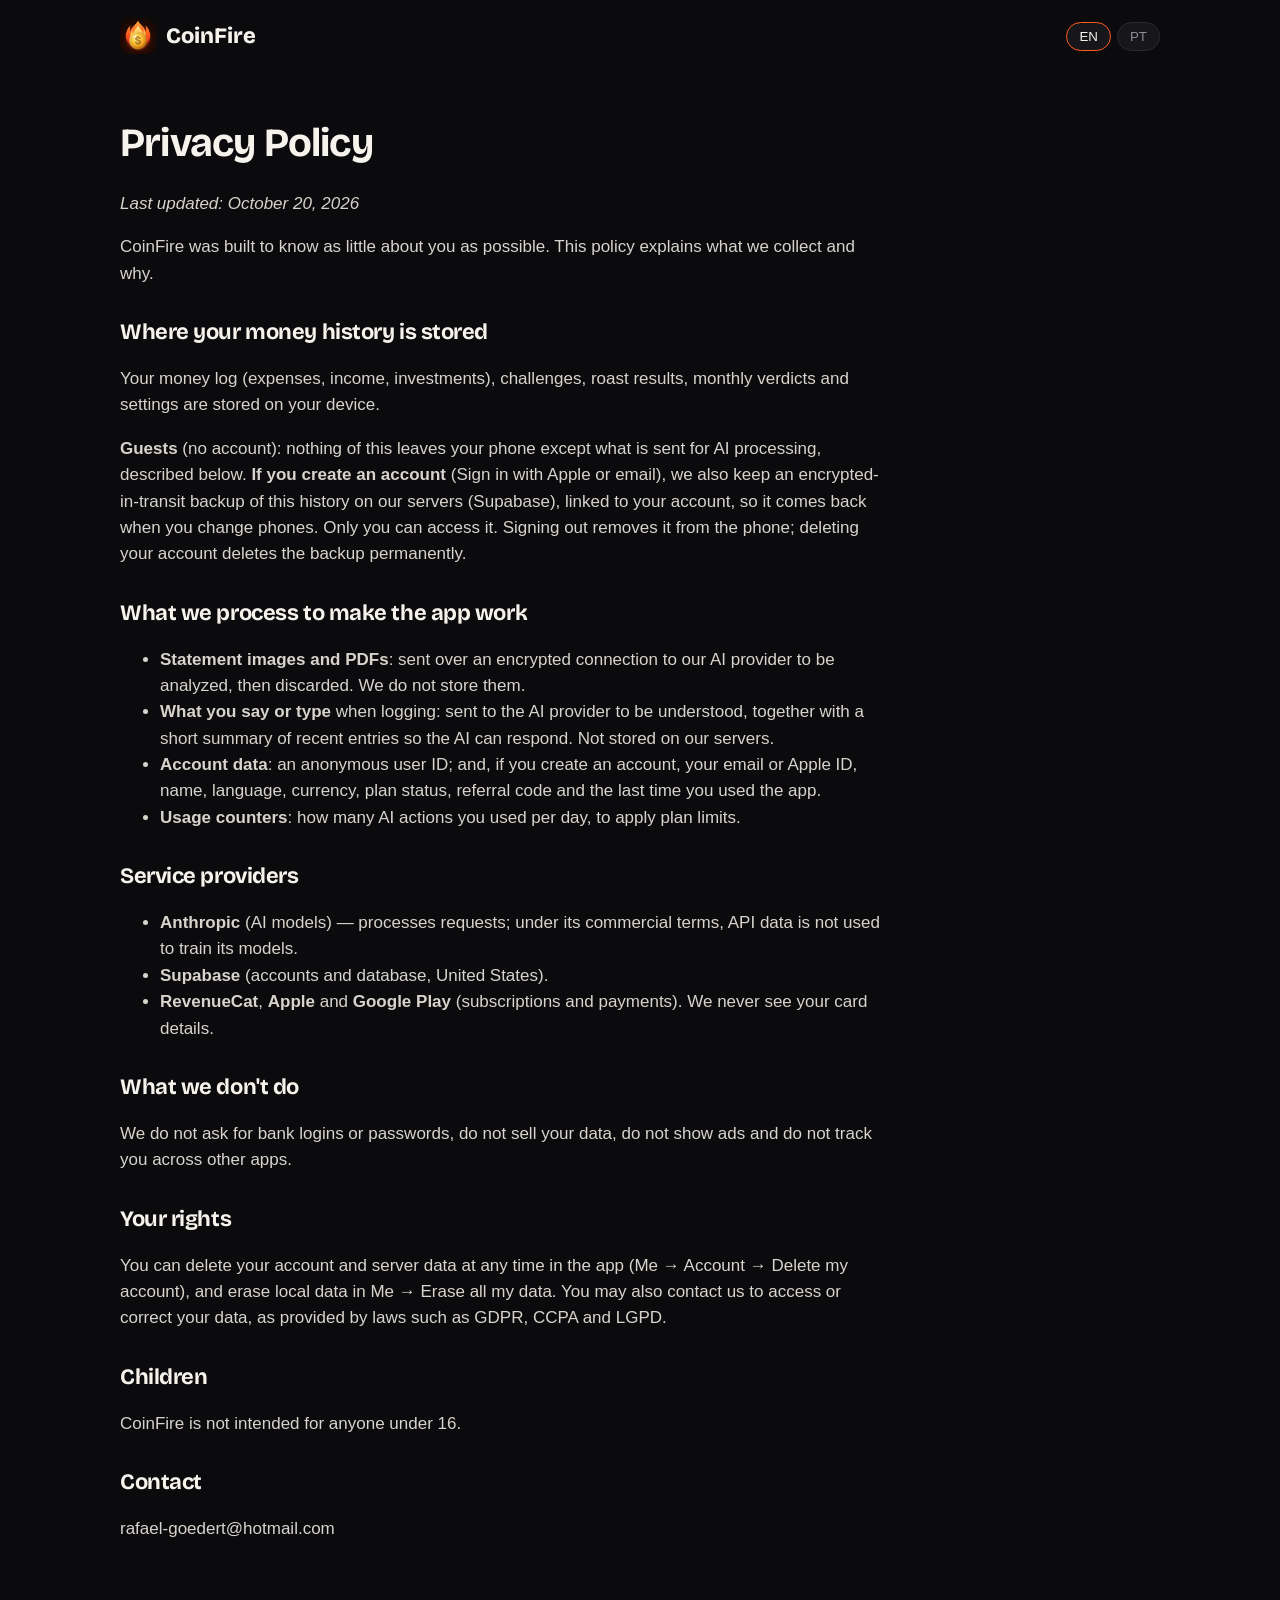
<file: privacy/index.html>
<!doctype html>
<html lang="en">
<head>
  <meta charset="utf-8" />
  <meta name="viewport" content="width=device-width, initial-scale=1" />
  <title>Privacy Policy · CoinFire</title>
  <link rel="icon" href="/assets/icon-256.png" />
  <link rel="preconnect" href="https://fonts.googleapis.com" />
  <link href="https://fonts.googleapis.com/css2?family=Bricolage+Grotesque:wght@600;700;800&display=swap" rel="stylesheet" />
  <link rel="stylesheet" href="/assets/style.css" />
  <style>[data-only]{display:none} html[lang="en"] [data-only="en"], html[lang="pt-BR"] [data-only="pt"]{display:block}</style>
</head>
<body>
  <div class="wrap">
    <nav>
      <a class="brand" href="/"><img src="/assets/icon-256.png" alt="" />CoinFire</a>
      <div class="lang">
        <button data-lang="en" onclick="setLang('en', DICT)">EN</button>
        <button data-lang="pt" onclick="setLang('pt', DICT)">PT</button>
      </div>
    </nav>
    <div class="legal">
<div data-only="en">
<h1>Privacy Policy</h1>
<p><i>Last updated: October 20, 2026</i></p>
<p>CoinFire was built to know as little about you as possible. This policy explains what we collect and why.</p>
<h2>Where your money history is stored</h2>
<p>Your money log (expenses, income, investments), challenges, roast results, monthly verdicts and settings are stored on your device.</p>
<p><b>Guests</b> (no account): nothing of this leaves your phone except what is sent for AI processing, described below. <b>If you create an account</b> (Sign in with Apple or email), we also keep an encrypted-in-transit backup of this history on our servers (Supabase), linked to your account, so it comes back when you change phones. Only you can access it. Signing out removes it from the phone; deleting your account deletes the backup permanently.</p>
<h2>What we process to make the app work</h2>
<ul>
<li><b>Statement images and PDFs</b>: sent over an encrypted connection to our AI provider to be analyzed, then discarded. We do not store them.</li>
<li><b>What you say or type</b> when logging: sent to the AI provider to be understood, together with a short summary of recent entries so the AI can respond. Not stored on our servers.</li>
<li><b>Account data</b>: an anonymous user ID; and, if you create an account, your email or Apple ID, name, language, currency, plan status, referral code and the last time you used the app.</li>
<li><b>Usage counters</b>: how many AI actions you used per day, to apply plan limits.</li>
</ul>
<h2>Service providers</h2>
<ul>
<li><b>Anthropic</b> (AI models) — processes requests; under its commercial terms, API data is not used to train its models.</li>
<li><b>Supabase</b> (accounts and database, United States).</li>
<li><b>RevenueCat</b>, <b>Apple</b> and <b>Google Play</b> (subscriptions and payments). We never see your card details.</li>
</ul>
<h2>What we don't do</h2>
<p>We do not ask for bank logins or passwords, do not sell your data, do not show ads and do not track you across other apps.</p>
<h2>Your rights</h2>
<p>You can delete your account and server data at any time in the app (Me → Account → Delete my account), and erase local data in Me → Erase all my data. You may also contact us to access or correct your data, as provided by laws such as GDPR, CCPA and LGPD.</p>
<h2>Children</h2>
<p>CoinFire is not intended for anyone under 16.</p>
<h2>Contact</h2>
<p>rafael-goedert@hotmail.com</p>
</div>
<div data-only="pt">
<h1>Política de Privacidade</h1>
<p><i>Última atualização: 20 de outubro de 2026</i></p>
<p>O CoinFire foi feito para saber o mínimo possível sobre você. Esta política explica o que coletamos e por quê.</p>
<h2>Onde fica seu histórico financeiro</h2>
<p>Seus registros financeiros (gastos, entradas, investimentos), desafios, resultados de roast, vereditos do mês e ajustes ficam no seu aparelho.</p>
<p><b>Visitantes</b> (sem conta): nada disso sai do celular, exceto o que é enviado para a IA processar, descrito abaixo. <b>Se você criar uma conta</b> (Entrar com a Apple ou e-mail), também guardamos uma cópia de segurança desse histórico nos nossos servidores (Supabase), vinculada à sua conta e transmitida de forma criptografada, para ele voltar quando você trocar de celular. Só você tem acesso. Ao sair da conta, ele é removido do celular; ao excluir a conta, a cópia é apagada para sempre.</p>
<h2>O que processamos para o app funcionar</h2>
<ul>
<li><b>Imagens e PDFs de extrato</b>: enviados por conexão criptografada ao nosso provedor de IA para análise e depois descartados. Não os guardamos.</li>
<li><b>O que você fala ou digita</b> ao registrar: enviado ao provedor de IA para ser entendido, junto com um resumo curto dos registros recentes para a IA responder. Não fica guardado nos nossos servidores.</li>
<li><b>Dados da conta</b>: um identificador anônimo; e, se você criar conta, seu e-mail ou ID Apple, nome, idioma, moeda, status do plano, código de indicação e a última vez que usou o app.</li>
<li><b>Contadores de uso</b>: quantas ações de IA você usou por dia, para aplicar os limites do plano.</li>
</ul>
<h2>Fornecedores</h2>
<ul>
<li><b>Anthropic</b> (modelos de IA) — processa as solicitações; pelos termos comerciais, dados da API não são usados para treinar seus modelos.</li>
<li><b>Supabase</b> (contas e banco de dados, Estados Unidos).</li>
<li><b>RevenueCat</b>, <b>Apple</b> e <b>Google Play</b> (assinaturas e pagamentos). Nunca vemos os dados do seu cartão.</li>
</ul>
<h2>O que não fazemos</h2>
<p>Não pedimos login nem senha do banco, não vendemos seus dados, não mostramos anúncios e não rastreamos você em outros apps.</p>
<h2>Seus direitos</h2>
<p>Você pode excluir sua conta e os dados do servidor a qualquer momento no app (Você → Conta → Excluir minha conta) e apagar os dados locais em Você → Apagar todos os meus dados. Também pode nos contatar para acessar ou corrigir seus dados, conforme leis como LGPD, GDPR e CCPA.</p>
<h2>Menores</h2>
<p>O CoinFire não é destinado a menores de 16 anos.</p>
<h2>Contato</h2>
<p>rafael-goedert@hotmail.com</p>
</div>
    </div>
  </div>
  <script src="/assets/i18n.js"></script>
  <script>const DICT = { en: { _title: 'Privacy Policy · CoinFire' }, pt: { _title: 'Política de Privacidade · CoinFire' } }; applyI18n(DICT);</script>
</body>
</html>
</file>
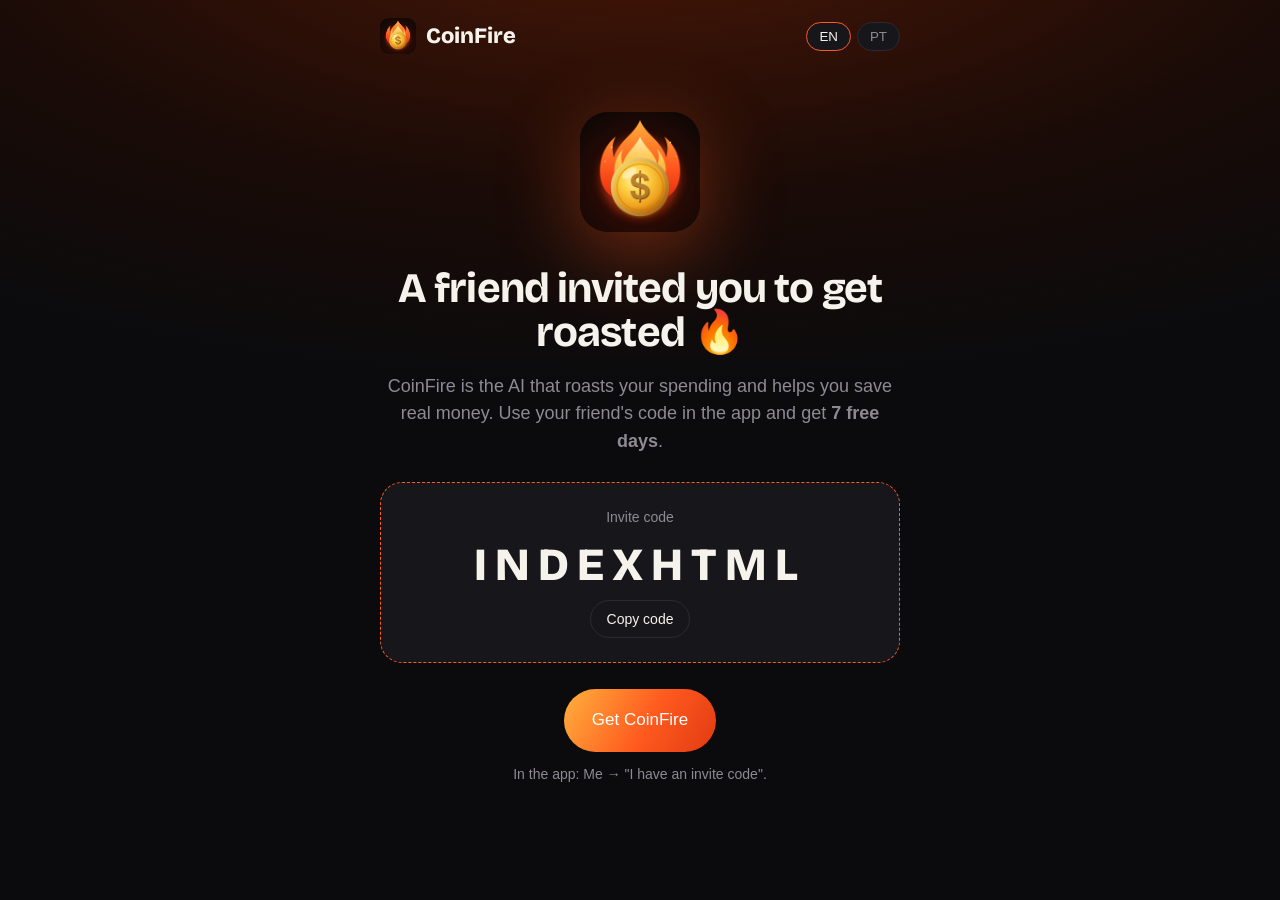
<file: r/index.html>
<!doctype html>
<html lang="en">
<head>
  <meta charset="utf-8" />
  <meta name="viewport" content="width=device-width, initial-scale=1" />
  <title>You're invited to CoinFire</title>
  <meta property="og:title" content="A friend invited you to CoinFire 🔥" />
  <meta property="og:description" content="Get roasted by an AI over your spending and get 7 free days." />
  <meta property="og:image" content="/assets/icon.png" />
  <link rel="icon" href="/assets/icon-256.png" />
  <link rel="preconnect" href="https://fonts.googleapis.com" />
  <link href="https://fonts.googleapis.com/css2?family=Bricolage+Grotesque:wght@600;700;800&display=swap" rel="stylesheet" />
  <link rel="stylesheet" href="/assets/style.css" />
</head>
<body class="ember-bg" style="min-height:100vh">
  <div class="wrap" style="max-width:560px">
    <nav>
      <a class="brand" href="/"><img src="/assets/icon-256.png" alt="" />CoinFire</a>
      <div class="lang">
        <button data-lang="en" onclick="setLang('en', DICT)">EN</button>
        <button data-lang="pt" onclick="setLang('pt', DICT)">PT</button>
      </div>
    </nav>
    <div style="text-align:center;padding:40px 0 60px">
      <img src="/assets/icon.png" alt="" style="width:120px;border-radius:28px;box-shadow:0 20px 80px #ff5a1f66" />
      <h1 style="font-size:42px;line-height:1.05;margin:26px 0 10px" data-i18n="h">A friend invited you to get roasted 🔥</h1>
      <p style="color:var(--muted);font-size:18px" data-i18n="p">CoinFire is the AI that roasts your spending and helps you save real money. Use your friend's code in the app and get <b>7 free days</b>.</p>
      <div class="card" style="margin:26px 0;border-color:var(--fire);border-style:dashed">
        <div style="color:var(--muted);font-size:14px" data-i18n="code">Invite code</div>
        <div id="code" class="display" style="font-size:46px;letter-spacing:8px;font-weight:800">------</div>
        <button class="btn small ghost" id="copy" data-i18n="copy">Copy code</button>
      </div>
      <a class="btn" id="get" href="/#join" data-i18n="get">Get CoinFire</a>
      <p class="fine" data-i18n="how">In the app: Me → "I have an invite code".</p>
    </div>
  </div>
  <script src="/assets/config.js"></script>
  <script src="/assets/i18n.js"></script>
  <script>
    const DICT = {
      en: { _title: "You're invited to CoinFire" },
      pt: {
        _title: 'Você foi convidado para o CoinFire',
        h: 'Um amigo te convidou pra ser zoado 🔥',
        p: 'O CoinFire é a IA que zoa seus gastos e te ajuda a economizar de verdade. Use o código do seu amigo no app e ganhe <b>7 dias grátis</b>.',
        code: 'Código de convite', copy: 'Copiar código', get: 'Baixar o CoinFire',
        how: 'No app: Você → "Tenho um código de convite".',
      },
    };
    document.querySelectorAll('[data-i18n]').forEach((el) => (DICT.en[el.dataset.i18n] ??= el.innerHTML));
    applyI18n(DICT);

    // /r/ABC123 → ABC123
    const code = (location.pathname.split('/r/')[1] || '').replace(/[^A-Za-z0-9]/g, '').toUpperCase().slice(0, 12);
    document.getElementById('code').textContent = code || '------';
    try { sessionStorage.setItem('ref', code); } catch {}
    if (COINFIRE.appStoreUrl) document.getElementById('get').href = /android/i.test(navigator.userAgent) && COINFIRE.playUrl ? COINFIRE.playUrl : COINFIRE.appStoreUrl;
    document.getElementById('copy').onclick = async () => {
      try { await navigator.clipboard.writeText(code); } catch {}
      document.getElementById('copy').textContent = LANG === 'pt' ? 'Copiado ✓' : 'Copied ✓';
    };
  </script>
</body>
</html>
</file>
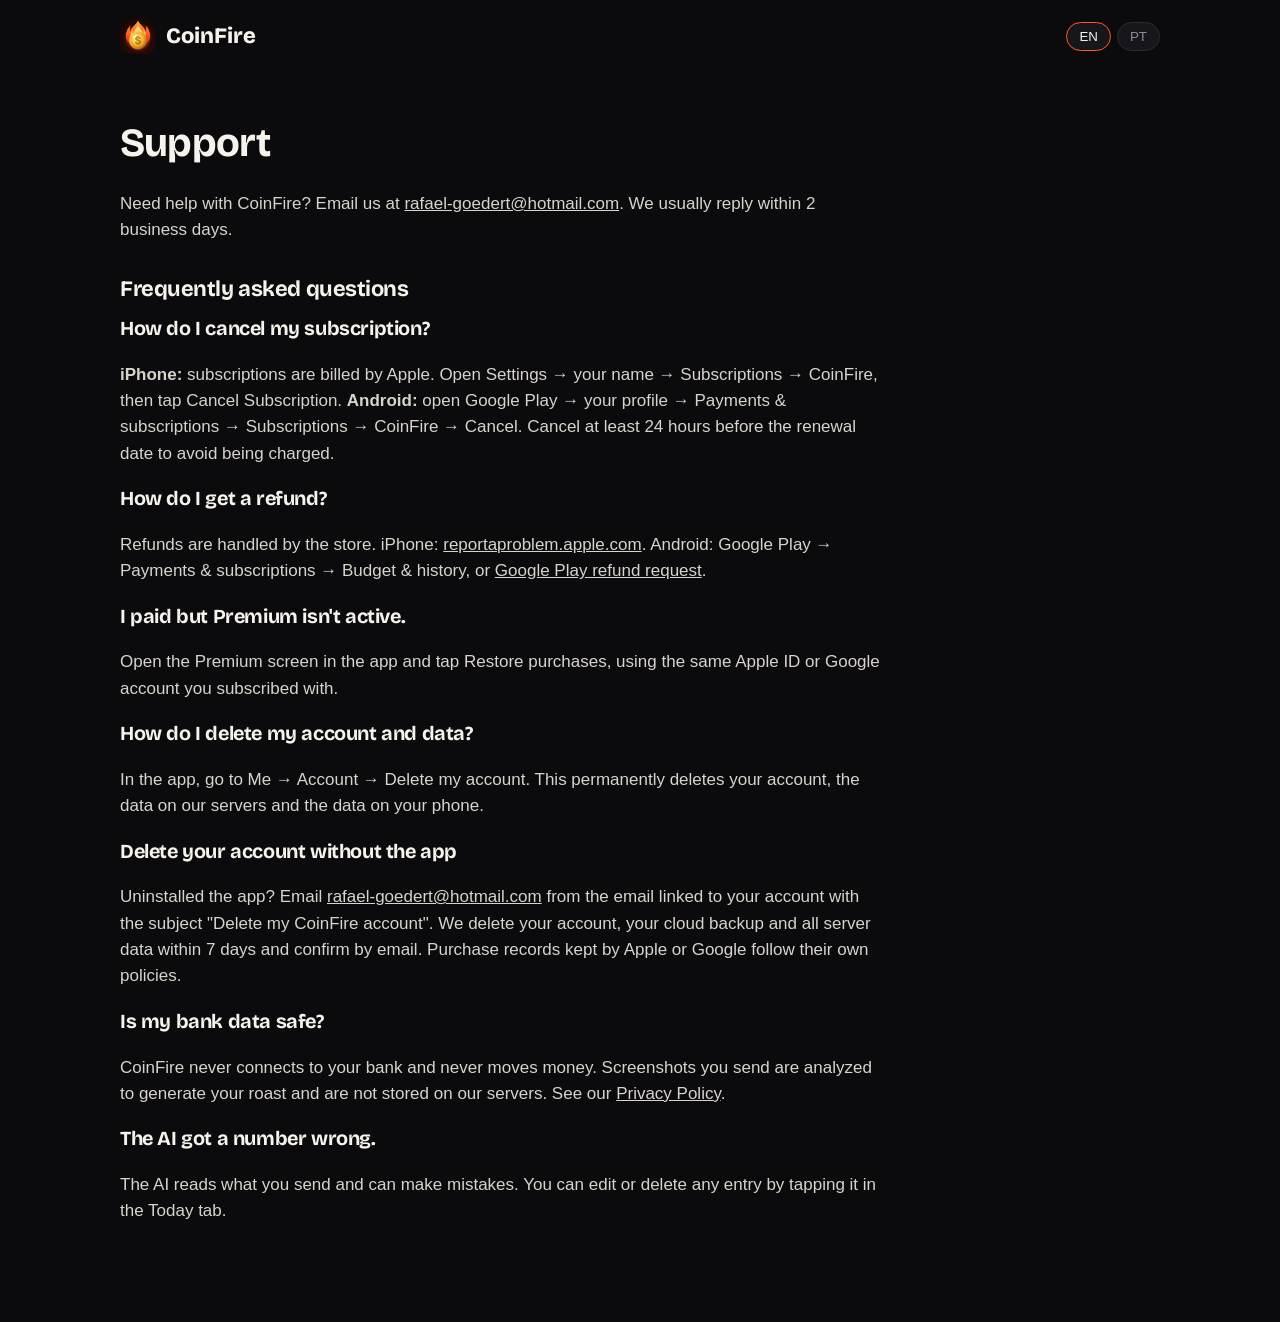
<file: support/index.html>
<!doctype html>
<html lang="en">
<head>
  <meta charset="utf-8" />
  <meta name="viewport" content="width=device-width, initial-scale=1" />
  <title>Support · CoinFire</title>
  <link rel="icon" href="/assets/icon-256.png" />
  <link rel="preconnect" href="https://fonts.googleapis.com" />
  <link href="https://fonts.googleapis.com/css2?family=Bricolage+Grotesque:wght@600;700;800&display=swap" rel="stylesheet" />
  <link rel="stylesheet" href="/assets/style.css" />
  <style>[data-only]{display:none} html[lang="en"] [data-only="en"], html[lang="pt-BR"] [data-only="pt"]{display:block}</style>
</head>
<body>
  <div class="wrap">
    <nav>
      <a class="brand" href="/"><img src="/assets/icon-256.png" alt="" />CoinFire</a>
      <div class="lang">
        <button data-lang="en" onclick="setLang('en', DICT)">EN</button>
        <button data-lang="pt" onclick="setLang('pt', DICT)">PT</button>
      </div>
    </nav>
    <div class="legal">
<div data-only="en">
<h1>Support</h1>
<p>Need help with CoinFire? Email us at <a href="mailto:rafael-goedert@hotmail.com">rafael-goedert@hotmail.com</a>. We usually reply within 2 business days.</p>
<h2>Frequently asked questions</h2>
<h3>How do I cancel my subscription?</h3>
<p><b>iPhone:</b> subscriptions are billed by Apple. Open Settings → your name → Subscriptions → CoinFire, then tap Cancel Subscription. <b>Android:</b> open Google Play → your profile → Payments &amp; subscriptions → Subscriptions → CoinFire → Cancel. Cancel at least 24 hours before the renewal date to avoid being charged.</p>
<h3>How do I get a refund?</h3>
<p>Refunds are handled by the store. iPhone: <a href="https://reportaproblem.apple.com">reportaproblem.apple.com</a>. Android: Google Play → Payments &amp; subscriptions → Budget &amp; history, or <a href="https://support.google.com/googleplay/workflow/9813244">Google Play refund request</a>.</p>
<h3>I paid but Premium isn't active.</h3>
<p>Open the Premium screen in the app and tap Restore purchases, using the same Apple ID or Google account you subscribed with.</p>
<h3>How do I delete my account and data?</h3>
<p>In the app, go to Me → Account → Delete my account. This permanently deletes your account, the data on our servers and the data on your phone.</p>
<h3 id="delete-account">Delete your account without the app</h3>
<p>Uninstalled the app? Email <a href="mailto:rafael-goedert@hotmail.com?subject=Delete%20my%20CoinFire%20account">rafael-goedert@hotmail.com</a> from the email linked to your account with the subject "Delete my CoinFire account". We delete your account, your cloud backup and all server data within 7 days and confirm by email. Purchase records kept by Apple or Google follow their own policies.</p>
<h3>Is my bank data safe?</h3>
<p>CoinFire never connects to your bank and never moves money. Screenshots you send are analyzed to generate your roast and are not stored on our servers. See our <a href="/privacy">Privacy Policy</a>.</p>
<h3>The AI got a number wrong.</h3>
<p>The AI reads what you send and can make mistakes. You can edit or delete any entry by tapping it in the Today tab.</p>
</div>
<div data-only="pt">
<h1>Suporte</h1>
<p>Precisa de ajuda com o CoinFire? Mande um e-mail para <a href="mailto:rafael-goedert@hotmail.com">rafael-goedert@hotmail.com</a>. Costumamos responder em até 2 dias úteis.</p>
<h2>Perguntas frequentes</h2>
<h3>Como cancelo minha assinatura?</h3>
<p><b>iPhone:</b> as assinaturas são cobradas pela Apple. Abra os Ajustes → seu nome → Assinaturas → CoinFire e toque em Cancelar Assinatura. <b>Android:</b> abra o Google Play → seu perfil → Pagamentos e assinaturas → Assinaturas → CoinFire → Cancelar. Cancele pelo menos 24 horas antes da renovação para não ser cobrado.</p>
<h3>Como peço reembolso?</h3>
<p>Os reembolsos são feitos pela loja. iPhone: <a href="https://reportaproblem.apple.com">reportaproblem.apple.com</a>. Android: Google Play → Pagamentos e assinaturas → Orçamento e histórico, ou o <a href="https://support.google.com/googleplay/workflow/9813244">pedido de reembolso do Google Play</a>.</p>
<h3>Paguei, mas o Premium não ativou.</h3>
<p>Abra a tela Premium no app e toque em Restaurar compras, usando o mesmo ID Apple ou conta Google da assinatura.</p>
<h3>Como apago minha conta e meus dados?</h3>
<p>No app, vá em Você → Conta → Excluir minha conta. Isso apaga de vez sua conta, os dados nos nossos servidores e os dados do celular.</p>
<h3 id="excluir-conta">Excluir a conta sem o app</h3>
<p>Já desinstalou o app? Mande um e-mail para <a href="mailto:rafael-goedert@hotmail.com?subject=Excluir%20minha%20conta%20CoinFire">rafael-goedert@hotmail.com</a> a partir do e-mail ligado à sua conta, com o assunto "Excluir minha conta CoinFire". Apagamos sua conta, o backup na nuvem e todos os dados do servidor em até 7 dias e confirmamos por e-mail. Registros de compra guardados pela Apple ou pelo Google seguem as regras deles.</p>
<h3>Meus dados bancários estão seguros?</h3>
<p>O CoinFire nunca se conecta ao seu banco e nunca movimenta dinheiro. As imagens que você envia são analisadas para gerar a zoeira e não ficam guardadas nos nossos servidores. Veja a <a href="/privacy">Política de Privacidade</a>.</p>
<h3>A IA errou um valor.</h3>
<p>A IA lê o que você envia e pode errar. Você pode editar ou apagar qualquer lançamento tocando nele na aba Hoje.</p>
</div>
    </div>
  </div>
  <script src="/assets/i18n.js"></script>
  <script>const DICT = { en: { _title: 'Support · CoinFire' }, pt: { _title: 'Suporte · CoinFire' } }; applyI18n(DICT);</script>
</body>
</html>
</file>
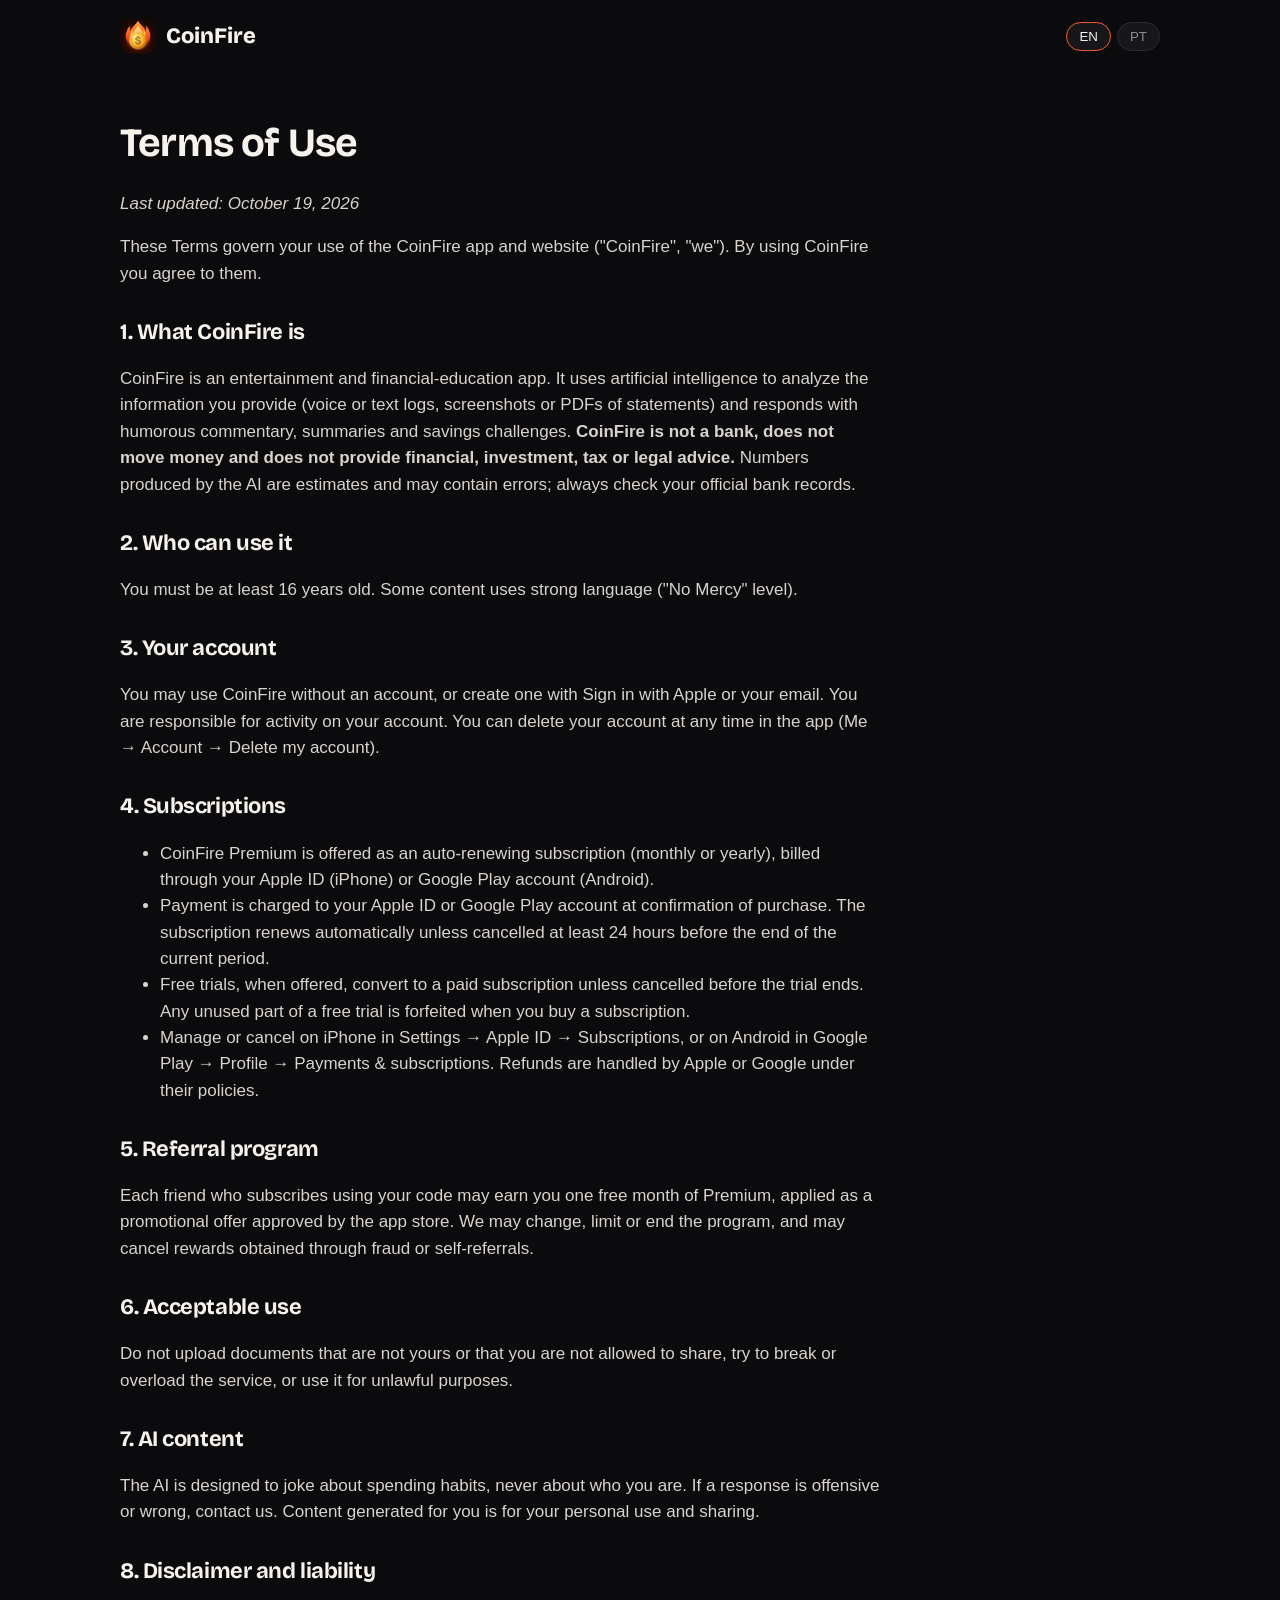
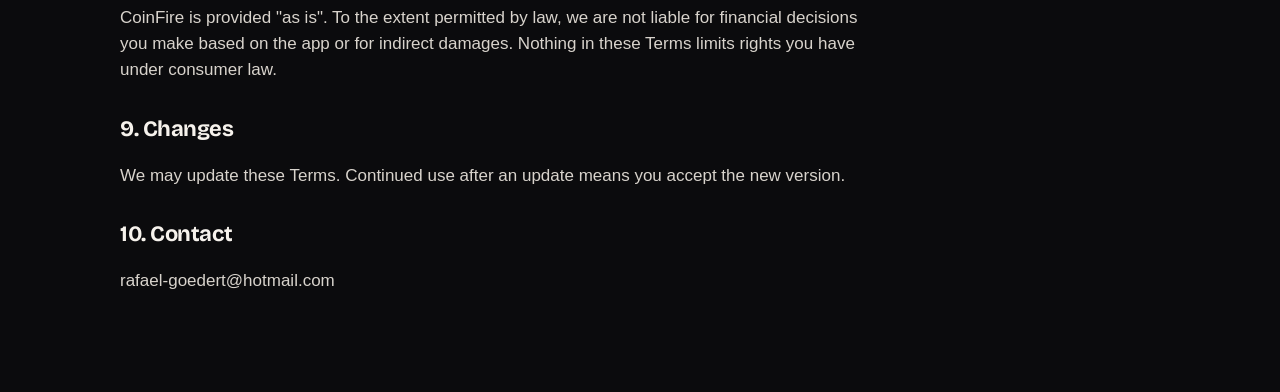
<file: terms/index.html>
<!doctype html>
<html lang="en">
<head>
  <meta charset="utf-8" />
  <meta name="viewport" content="width=device-width, initial-scale=1" />
  <title>Terms of Use · CoinFire</title>
  <link rel="icon" href="/assets/icon-256.png" />
  <link rel="preconnect" href="https://fonts.googleapis.com" />
  <link href="https://fonts.googleapis.com/css2?family=Bricolage+Grotesque:wght@600;700;800&display=swap" rel="stylesheet" />
  <link rel="stylesheet" href="/assets/style.css" />
  <style>[data-only]{display:none} html[lang="en"] [data-only="en"], html[lang="pt-BR"] [data-only="pt"]{display:block}</style>
</head>
<body>
  <div class="wrap">
    <nav>
      <a class="brand" href="/"><img src="/assets/icon-256.png" alt="" />CoinFire</a>
      <div class="lang">
        <button data-lang="en" onclick="setLang('en', DICT)">EN</button>
        <button data-lang="pt" onclick="setLang('pt', DICT)">PT</button>
      </div>
    </nav>
    <div class="legal">
<div data-only="en">
<h1>Terms of Use</h1>
<p><i>Last updated: October 19, 2026</i></p>
<p>These Terms govern your use of the CoinFire app and website ("CoinFire", "we"). By using CoinFire you agree to them.</p>
<h2>1. What CoinFire is</h2>
<p>CoinFire is an entertainment and financial-education app. It uses artificial intelligence to analyze the information you provide (voice or text logs, screenshots or PDFs of statements) and responds with humorous commentary, summaries and savings challenges. <b>CoinFire is not a bank, does not move money and does not provide financial, investment, tax or legal advice.</b> Numbers produced by the AI are estimates and may contain errors; always check your official bank records.</p>
<h2>2. Who can use it</h2>
<p>You must be at least 16 years old. Some content uses strong language ("No Mercy" level).</p>
<h2>3. Your account</h2>
<p>You may use CoinFire without an account, or create one with Sign in with Apple or your email. You are responsible for activity on your account. You can delete your account at any time in the app (Me → Account → Delete my account).</p>
<h2>4. Subscriptions</h2>
<ul>
<li>CoinFire Premium is offered as an auto-renewing subscription (monthly or yearly), billed through your Apple ID (iPhone) or Google Play account (Android).</li>
<li>Payment is charged to your Apple ID or Google Play account at confirmation of purchase. The subscription renews automatically unless cancelled at least 24 hours before the end of the current period.</li>
<li>Free trials, when offered, convert to a paid subscription unless cancelled before the trial ends. Any unused part of a free trial is forfeited when you buy a subscription.</li>
<li>Manage or cancel on iPhone in Settings → Apple ID → Subscriptions, or on Android in Google Play → Profile → Payments &amp; subscriptions. Refunds are handled by Apple or Google under their policies.</li>
</ul>
<h2>5. Referral program</h2>
<p>Each friend who subscribes using your code may earn you one free month of Premium, applied as a promotional offer approved by the app store. We may change, limit or end the program, and may cancel rewards obtained through fraud or self-referrals.</p>
<h2>6. Acceptable use</h2>
<p>Do not upload documents that are not yours or that you are not allowed to share, try to break or overload the service, or use it for unlawful purposes.</p>
<h2>7. AI content</h2>
<p>The AI is designed to joke about spending habits, never about who you are. If a response is offensive or wrong, contact us. Content generated for you is for your personal use and sharing.</p>
<h2>8. Disclaimer and liability</h2>
<p>CoinFire is provided "as is". To the extent permitted by law, we are not liable for financial decisions you make based on the app or for indirect damages. Nothing in these Terms limits rights you have under consumer law.</p>
<h2>9. Changes</h2>
<p>We may update these Terms. Continued use after an update means you accept the new version.</p>
<h2>10. Contact</h2>
<p>rafael-goedert@hotmail.com</p>
</div>
<div data-only="pt">
<h1>Termos de Uso</h1>
<p><i>Última atualização: 19 de outubro de 2026</i></p>
<p>Estes Termos regem o uso do app e do site CoinFire ("CoinFire", "nós"). Ao usar o CoinFire, você concorda com eles.</p>
<h2>1. O que é o CoinFire</h2>
<p>O CoinFire é um app de entretenimento e educação financeira. Ele usa inteligência artificial para analisar as informações que você fornece (registros por voz ou texto, prints ou PDFs de extratos) e responde com comentários bem-humorados, resumos e desafios de economia. <b>O CoinFire não é um banco, não movimenta dinheiro e não oferece aconselhamento financeiro, de investimentos, tributário ou jurídico.</b> Os números gerados pela IA são estimativas e podem conter erros; confira sempre os registros oficiais do seu banco.</p>
<h2>2. Quem pode usar</h2>
<p>Você precisa ter pelo menos 16 anos. Alguns conteúdos usam linguagem forte (nível "No Mercy").</p>
<h2>3. Sua conta</h2>
<p>Você pode usar o CoinFire sem conta ou criar uma com "Entrar com Apple" ou seu e-mail. Você é responsável pela atividade na sua conta. Pode excluí-la quando quiser pelo app (Você → Conta → Excluir minha conta).</p>
<h2>4. Assinaturas</h2>
<ul>
<li>O CoinFire Premium é uma assinatura com renovação automática (mensal ou anual), cobrada pelo seu ID Apple (iPhone) ou pela sua conta Google Play (Android).</li>
<li>O pagamento é cobrado no seu ID Apple ou na conta Google Play na confirmação da compra. A assinatura renova automaticamente, salvo se cancelada até 24 horas antes do fim do período atual.</li>
<li>Testes grátis, quando oferecidos, viram assinatura paga se não forem cancelados antes do fim. A parte não usada do teste é perdida ao assinar.</li>
<li>Gerencie ou cancele no iPhone em Ajustes → ID Apple → Assinaturas, ou no Android em Google Play → Perfil → Pagamentos e assinaturas. Reembolsos são tratados pela Apple ou pelo Google, conforme as regras de cada um.</li>
</ul>
<h2>5. Programa de indicação</h2>
<p>Cada amigo que assinar usando seu código pode te dar um mês grátis de Premium, aplicado como oferta promocional aprovada pela loja de apps. Podemos alterar, limitar ou encerrar o programa e cancelar recompensas obtidas por fraude ou autoindicação.</p>
<h2>6. Uso aceitável</h2>
<p>Não envie documentos que não sejam seus ou que você não possa compartilhar, não tente quebrar ou sobrecarregar o serviço e não o use para fins ilegais.</p>
<h2>7. Conteúdo de IA</h2>
<p>A IA foi feita para brincar com hábitos de consumo, nunca com quem você é. Se uma resposta for ofensiva ou errada, fale com a gente. O conteúdo gerado para você é para seu uso pessoal e compartilhamento.</p>
<h2>8. Isenção e responsabilidade</h2>
<p>O CoinFire é oferecido "como está". Na medida permitida pela lei, não nos responsabilizamos por decisões financeiras tomadas com base no app nem por danos indiretos. Nada nestes Termos limita seus direitos como consumidor.</p>
<h2>9. Mudanças</h2>
<p>Podemos atualizar estes Termos. Continuar usando após uma atualização significa aceitar a nova versão.</p>
<h2>10. Contato</h2>
<p>rafael-goedert@hotmail.com</p>
</div>
    </div>
  </div>
  <script src="/assets/i18n.js"></script>
  <script>const DICT = { en: { _title: 'Terms of Use · CoinFire' }, pt: { _title: 'Termos de Uso · CoinFire' } }; applyI18n(DICT);</script>
</body>
</html>
</file>
<file: assets/style.css>
:root {
  --bg: #0b0b0d;
  --card: #17171b;
  --card-hi: #1f1f25;
  --line: #2a2a31;
  --text: #f6f2ec;
  --muted: #8e8a94;
  --fire: #ff5a1f;
  --ember: #ffb13d;
  --good: #34d399;
  --bad: #f87171;
  --radius: 22px;
  color-scheme: dark;
}
* { box-sizing: border-box; }
html, body { margin: 0; background: var(--bg); color: var(--text); }
body { font: 17px/1.55 -apple-system, BlinkMacSystemFont, "Segoe UI", Inter, sans-serif; -webkit-font-smoothing: antialiased; }
a { color: inherit; }
h1, h2, h3, .display { font-family: "Bricolage Grotesque", -apple-system, sans-serif; letter-spacing: -0.02em; margin: 0; }
.wrap { max-width: 1080px; margin: 0 auto; padding: 0 20px; }
.ember-bg { background: radial-gradient(120% 70% at 50% -10%, #4a1706 0%, #1a0b07 45%, var(--bg) 75%); }

/* Nav */
nav { display: flex; align-items: center; justify-content: space-between; padding: 18px 0; }
.brand { display: flex; align-items: center; gap: 10px; font-family: "Bricolage Grotesque", sans-serif; font-weight: 800; font-size: 22px; text-decoration: none; }
.brand img { width: 36px; height: 36px; border-radius: 9px; }
.lang { display: flex; gap: 6px; }
.lang button { background: var(--card); color: var(--muted); border: 1px solid var(--line); border-radius: 999px; padding: 6px 12px; font: 600 14px/1 inherit; cursor: pointer; }
.lang button.on { color: var(--text); border-color: var(--fire); }

/* Buttons */
.btn { display: inline-flex; align-items: center; justify-content: center; gap: 8px; border: 0; cursor: pointer; text-decoration: none;
  background: linear-gradient(120deg, #ffb13d, #ff5a1f 55%, #e23a12); color: #fff; font: 800 18px/1 inherit; padding: 18px 28px; border-radius: 999px; }
.btn.ghost { background: transparent; border: 1px solid var(--line); color: var(--text); }
.btn.small { padding: 10px 16px; font-size: 14px; }
.btn:disabled { opacity: .5; cursor: default; }

/* Hero */
.hero { display: grid; grid-template-columns: 1.1fr .9fr; gap: 40px; align-items: center; padding: 40px 0 80px; }
.hero h1 { font-size: clamp(42px, 6vw, 72px); line-height: 1.02; font-weight: 800; }
.hero h1 span { color: var(--fire); }
.hero p.lead { color: var(--muted); font-size: 20px; margin: 18px 0 28px; max-width: 520px; }
.cta-row { display: flex; gap: 12px; flex-wrap: wrap; }
.fine { color: var(--muted); font-size: 14px; margin-top: 12px; }
.phone { justify-self: center; width: min(320px, 80vw); aspect-ratio: 9 / 19.5; border-radius: 44px; border: 10px solid #222; overflow: hidden;
  box-shadow: 0 30px 120px #ff5a1f55, 0 0 0 1px #333; background: #000; }
.phone img { width: 100%; height: 100%; object-fit: cover; display: block; }

/* Sections */
section { padding: 70px 0; }
.kicker { color: var(--fire); font-weight: 800; letter-spacing: .12em; text-transform: uppercase; font-size: 13px; }
section h2 { font-size: clamp(32px, 4.5vw, 48px); line-height: 1.08; margin: 10px 0 14px; }
section p.sub { color: var(--muted); max-width: 640px; font-size: 18px; }
.grid3 { display: grid; grid-template-columns: repeat(3, 1fr); gap: 16px; margin-top: 30px; }
.grid4 { display: grid; grid-template-columns: repeat(4, 1fr); gap: 16px; margin-top: 30px; }
.card { background: var(--card); border: 1px solid var(--line); border-radius: var(--radius); padding: 24px; }
.card h3 { font-size: 22px; margin: 10px 0 6px; }
.card p { color: var(--muted); margin: 0; font-size: 16px; }
.emoji { font-size: 34px; }
.step-n { font-family: "Bricolage Grotesque", sans-serif; font-weight: 800; color: var(--fire); font-size: 40px; line-height: 1; }

/* Roast quotes */
.quotes { display: grid; grid-template-columns: repeat(3, 1fr); gap: 16px; margin-top: 30px; }
.quote { background: linear-gradient(160deg, #2a120a, var(--card)); border: 1px solid #ff5a1f44; border-radius: var(--radius); padding: 24px;
  font-family: "Bricolage Grotesque", sans-serif; font-weight: 700; font-size: 21px; line-height: 1.3; }
.quote small { display: block; margin-top: 14px; color: var(--muted); font: 600 13px/1.3 -apple-system, sans-serif; }

/* Screens strip */
.screens { display: flex; gap: 18px; overflow-x: auto; padding: 10px 2px 24px; scroll-snap-type: x mandatory; margin-top: 24px; }
.screens .phone { flex: 0 0 auto; width: 240px; scroll-snap-align: center; box-shadow: 0 20px 60px #ff5a1f33; }

/* Pricing */
.prices { display: grid; grid-template-columns: 1fr 1fr; gap: 16px; margin-top: 30px; max-width: 760px; }
.price { position: relative; }
.price.best { border-color: var(--fire); background: linear-gradient(160deg, #2a120a, var(--card)); }
.price .tag { position: absolute; top: -12px; right: 18px; background: var(--fire); color: #fff; font-size: 12px; font-weight: 900; letter-spacing: .08em; border-radius: 999px; padding: 4px 10px; }
.price .amount { font-family: "Bricolage Grotesque", sans-serif; font-size: 46px; font-weight: 800; margin: 6px 0 0; }
.price .amount small { font-size: 18px; color: var(--muted); font-weight: 600; }
.price ul { padding: 0; margin: 16px 0 0; list-style: none; color: var(--text); }
.price li { padding: 4px 0; }
.price li::before { content: "✓ "; color: var(--good); font-weight: 900; }

/* Waitlist */
.waitlist { display: flex; gap: 10px; flex-wrap: wrap; margin-top: 18px; }
.waitlist input { flex: 1 1 260px; background: var(--card); border: 1px solid var(--line); color: var(--text); border-radius: 999px; padding: 16px 20px; font: 17px inherit; }
.msg { margin-top: 10px; font-weight: 700; }
.msg.ok { color: var(--good); }
.msg.err { color: var(--bad); }

/* FAQ */
details { background: var(--card); border: 1px solid var(--line); border-radius: 18px; padding: 18px 22px; margin-top: 12px; }
summary { cursor: pointer; font-weight: 700; font-size: 18px; }
details p { color: var(--muted); margin: 10px 0 0; }

footer { border-top: 1px solid var(--line); padding: 30px 0 50px; color: var(--muted); font-size: 14px; }
footer .links { display: flex; gap: 18px; flex-wrap: wrap; margin-bottom: 10px; }

/* Legal pages */
.legal { max-width: 760px; padding: 20px 0 80px; }
.legal h1 { font-size: 40px; margin: 20px 0 6px; }
.legal h2 { font-size: 22px; margin: 28px 0 8px; }
.legal p, .legal li { color: #d8d3cc; }

@media (max-width: 860px) {
  .hero { grid-template-columns: 1fr; padding-top: 10px; }
  .grid3, .quotes, .grid4 { grid-template-columns: 1fr; }
  .prices { grid-template-columns: 1fr; }
}

[hidden] { display: none !important; }

.store-badge { display: inline-flex; align-items: center; gap: 10px; padding: 9px 18px 9px 14px; margin-bottom: 18px; border-radius: 14px;
  background: #000; color: #fff; border: 1px solid #555; text-decoration: none; line-height: 1.05; transition: transform .15s; }
.store-badge:hover { transform: translateY(-2px); }
.store-badge small { display: block; font-size: 11px; font-weight: 500; opacity: .9; }
.store-badge b { display: block; font-size: 21px; font-weight: 600; letter-spacing: -.01em; }
.cta-row .store-badge { margin-bottom: 0; }
.hero .store-badge + .store-badge:not(.cta-row *) { margin-left: 8px; }
</file>
